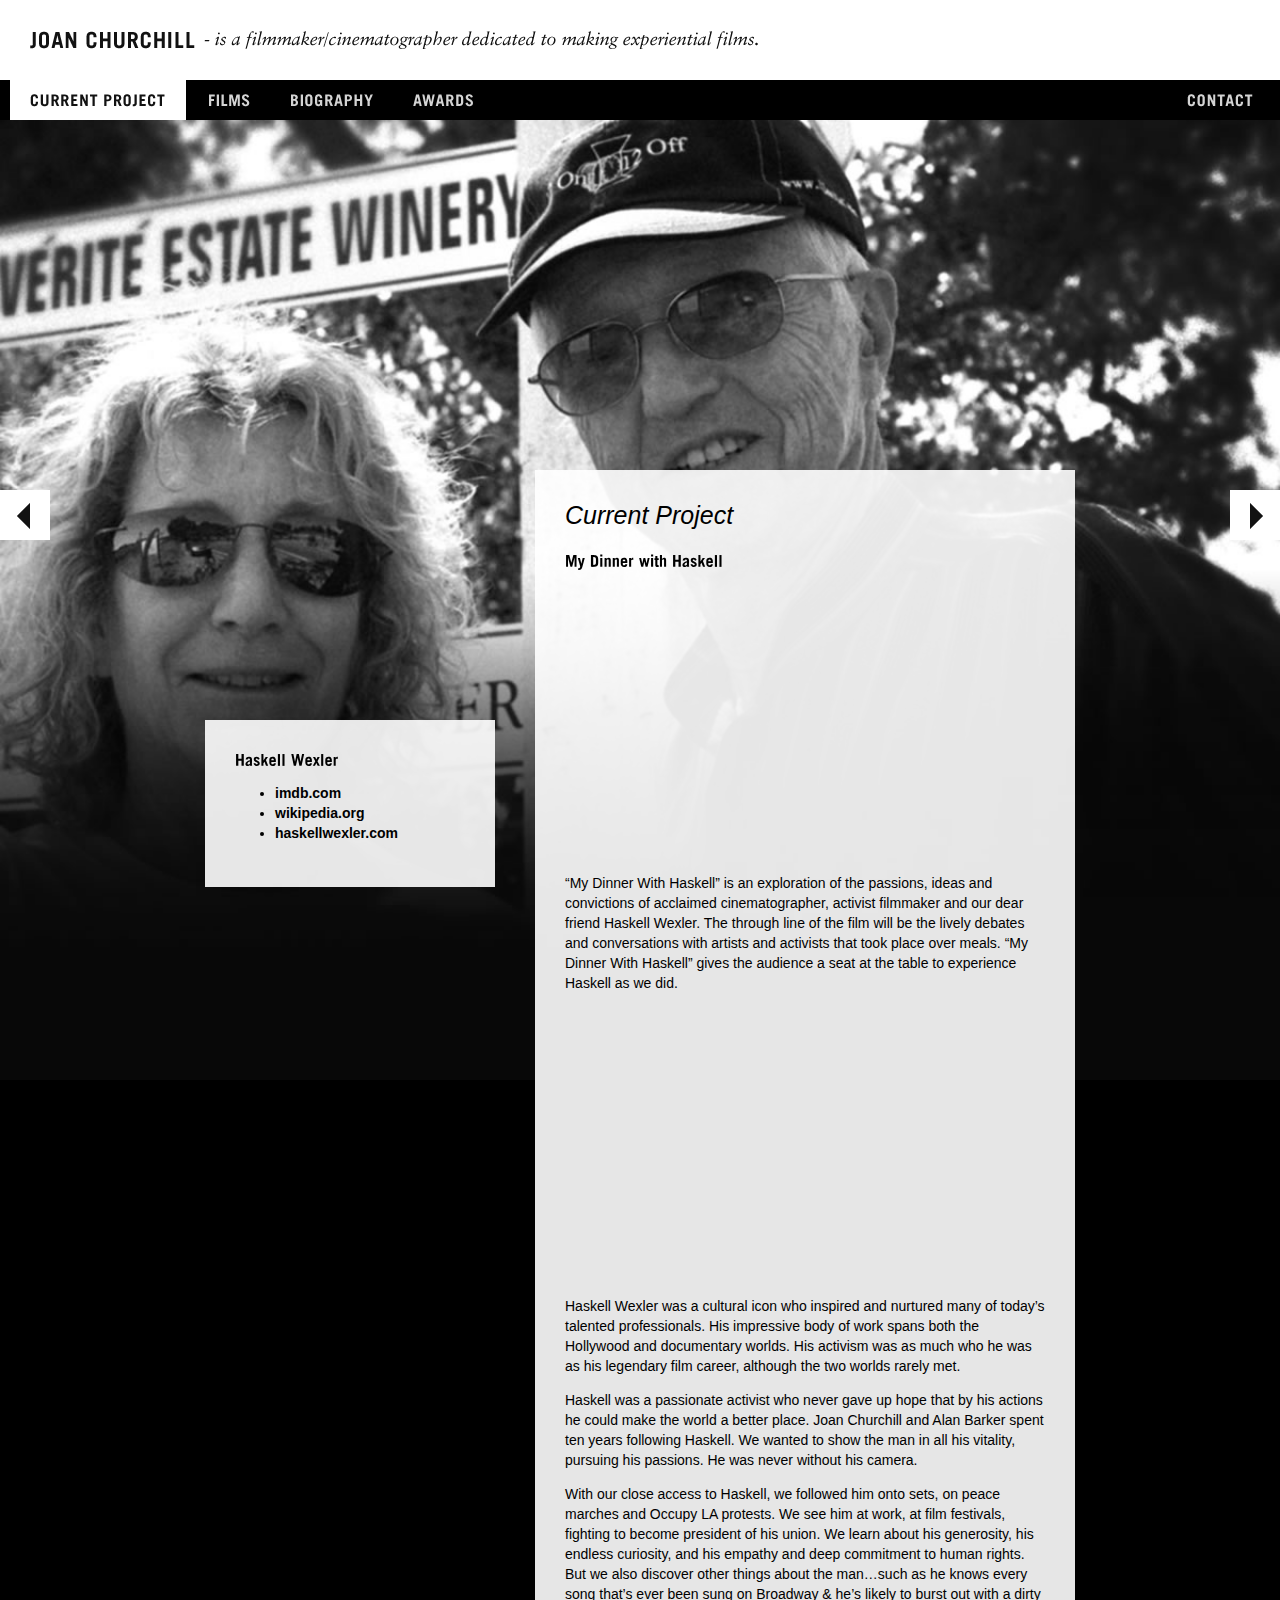
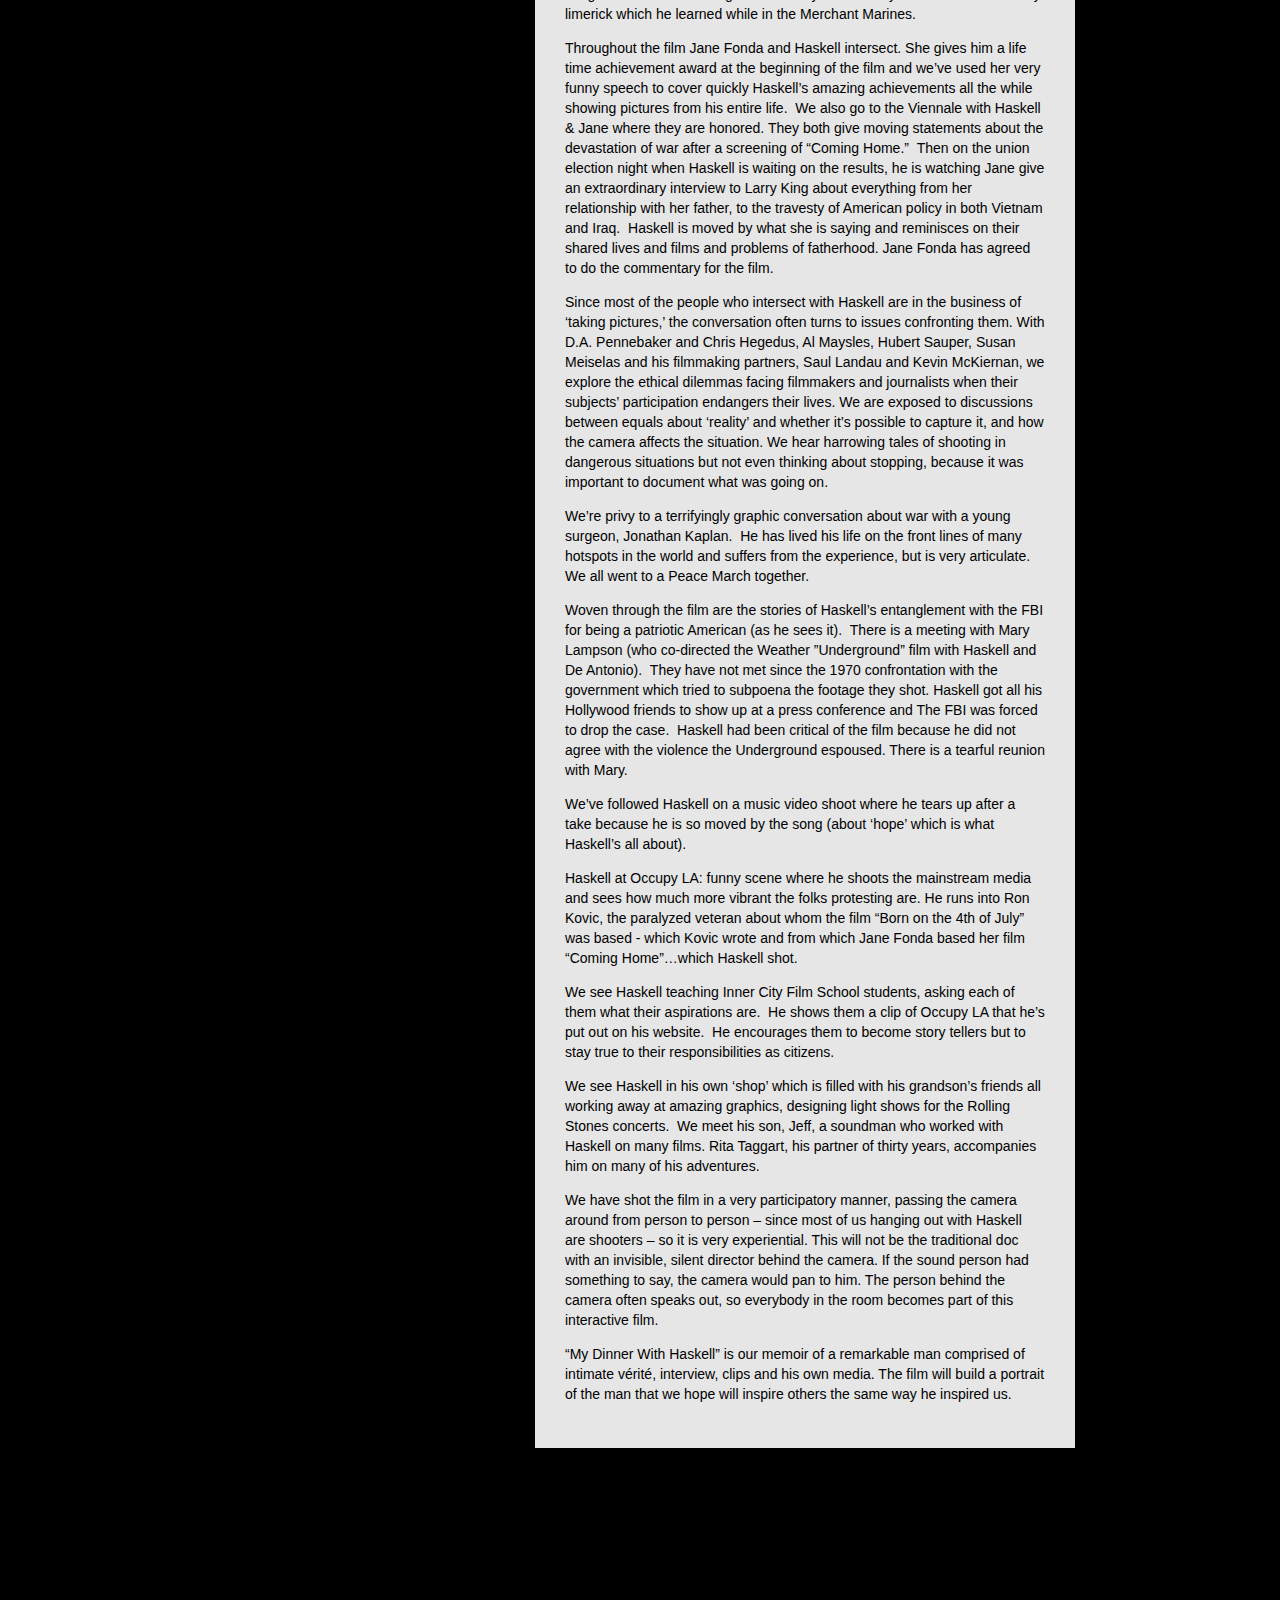
<file: index.html>
<!DOCTYPE html PUBLIC "-//W3C//DTD XHTML 1.0 Strict//EN"
	"http://www.w3.org/TR/xhtml1/DTD/xhtml1-strict.dtd">

<html xmlns="http://www.w3.org/1999/xhtml" xml:lang="en" lang="en">
<head>
    <meta http-equiv="Content-Type" content="text/html; charset=utf-8"/>
    <meta name="MSSmartTagsPreventParsing" content="true" />
    <title>Joan Churchill</title>
    <link rel="stylesheet" href="./assets/styles/joanchurchill.css" media="screen" />
    <link rel="icon" type="image/png" href="./assets/images/favicon.png" />
</head>
<body class="current">
    <div class="canvas">
        <div id="header"><a href="/"><span>JOAN CHURCHILL - is a filmmaker/cinematographer dedicated to making experiential films.</span></a></div>
        <div id="menu">
            <a href="./index.html" id="current"><span>Current Project</span></a>
            <a href="./films.html" id="films"><span>Films</span></a>
            <a href="./biography.html" id="biography"><span>Biography</span></a>
            <a href="./awards.html" id="awards"><span>Awards</span></a>
            <a href="./contact.html" id="contact"><span>Contact</span></a>
            <div class="clear"></div>
        </div>
        <div id="content-canvas">
            <img id="background" src="./assets/images/backgrounds/haskell-bg.jpg" alt="background" width="100%" />
            <div id="content">
                <div class="pane sml">
                    <div class="contents">
                        <h3>Haskell Wexler</h3>
                        <ul>
                            <li><a href="http://www.imdb.com/name/nm0005549/">imdb.com</a></li>
                            <li><a href="http://en.wikipedia.org/wiki/Haskell_Wexler">wikipedia.org</a></li>
                            <li><a href="http://www.haskellwexler.com/">haskellwexler.com</a></li>
                        </ul>
                    </div>
                </div>
                <div class="pane lrg">
                    <div class="contents">
                        <h2>Current Project</h2>
                        <h3>My Dinner with Haskell</h3>

												<p><iframe src="https://player.vimeo.com/video/218495689" width="480" height="270" frameborder="0" webkitallowfullscreen mozallowfullscreen allowfullscreen></iframe></p>

												<p>“My Dinner With Haskell” is an exploration of the passions, ideas and convictions of acclaimed cinematographer, activist filmmaker and our dear friend Haskell Wexler.  The through line of the film will be the lively debates and conversations with artists and activists that took place over meals.  “My Dinner With Haskell” gives the audience a seat at the table to experience Haskell as we did.</p>

												<p><iframe src="https://player.vimeo.com/video/7173127" width="480" height="270" frameborder="0" webkitallowfullscreen mozallowfullscreen allowfullscreen></iframe></p>

												<!--
                        <p><object width="480" height="270"><param name="allowfullscreen" value="true" /><param name="allowscriptaccess" value="always" /><param name="movie" value="http://vimeo.com/moogaloop.swf?clip_id=7173127&amp;server=vimeo.com&amp;show_title=0&amp;show_byline=0&amp;show_portrait=0&amp;color=00ADEF&amp;fullscreen=1" /><embed src="http://vimeo.com/moogaloop.swf?clip_id=7173127&amp;server=vimeo.com&amp;show_title=0&amp;show_byline=0&amp;show_portrait=0&amp;color=00ADEF&amp;fullscreen=1" type="application/x-shockwave-flash" allowfullscreen="true" allowscriptaccess="always" width="480" height="270"></embed></object></p>
                        <p><em>“My Dinner with Haskell” is a feature length  documentary about the legendary cinematographer and inspirational activist filmmaker, Haskell Wexler,  who we follow  over a 2 year period  as he interacts with the people  & events  in his life, using his influence to promote his message of social justice and hope,  both within & outside of  the Hollywood system.</em></p>

                        <p><object width="480" height="270"><param name="allowfullscreen" value="true" /><param name="allowscriptaccess" value="always" /><param name="movie" value="http://vimeo.com/moogaloop.swf?clip_id=7193991&amp;server=vimeo.com&amp;show_title=0&amp;show_byline=0&amp;show_portrait=0&amp;color=00ADEF&amp;fullscreen=1" /><embed src="http://vimeo.com/moogaloop.swf?clip_id=7193991&amp;server=vimeo.com&amp;show_title=0&amp;show_byline=0&amp;show_portrait=0&amp;color=00ADEF&amp;fullscreen=1" type="application/x-shockwave-flash" allowfullscreen="true" allowscriptaccess="always" width="480" height="270"></embed></object></p>
												-->

												<p>Haskell Wexler was a cultural icon who inspired and nurtured many of today’s talented professionals.  His impressive body of work spans both the Hollywood and documentary worlds.  His activism was as much who he was as his legendary film career, although the two worlds rarely met.</p>
												<p>Haskell was a passionate activist who never gave up hope that by his actions he could make the world a better place.  Joan Churchill and Alan Barker spent ten years following Haskell.  We wanted to show the man in all his vitality, pursuing his passions.  He was never without his camera.</p>
												<p>With our close access to Haskell, we followed him onto sets, on peace marches and Occupy LA protests.  We see him at work, at film festivals, fighting to become president of his union.  We learn about his generosity, his endless curiosity, and his empathy and deep commitment to human rights.  But we also discover other things about the man…such as he knows every song that’s ever been sung on Broadway & he’s likely to burst out with a dirty limerick which he learned while in the Merchant Marines.</p>
												<p>Throughout the film Jane Fonda and Haskell intersect.  She gives him a life time achievement award at the beginning of the film and we’ve used her very funny speech to cover quickly Haskell’s amazing achievements all the while showing pictures from his entire life.  We also go to the Viennale with Haskell & Jane where they are honored.  They both give moving statements about the devastation of war after a screening of “Coming Home.”   Then on the union election night when Haskell is waiting on the results, he is watching Jane give an extraordinary interview to Larry King about everything from her relationship with her father, to the travesty of American policy in both Vietnam and Iraq.  Haskell is moved by what she is saying and reminisces on their shared lives and films and problems of fatherhood.  Jane Fonda has agreed to do the commentary for the film.</p>
												<p>Since most of the people who intersect with Haskell are in the business of ‘taking pictures,’ the conversation often turns to issues confronting them. With D.A. Pennebaker and Chris Hegedus, Al Maysles, Hubert Sauper, Susan Meiselas and his filmmaking partners, Saul Landau and Kevin McKiernan, we explore the ethical dilemmas facing filmmakers and journalists when their subjects’ participation endangers their lives.  We are exposed to discussions between equals about ‘reality’ and whether it’s possible to capture it, and how the camera affects the situation. We hear harrowing tales of shooting in dangerous situations but not even thinking about stopping, because it was important to document what was going on.</p>
												<p>We’re privy to a terrifyingly graphic conversation about war with a young surgeon, Jonathan Kaplan.  He has lived his life on the front lines of many hotspots in the world and suffers from the experience, but is very articulate. We all went to a Peace March together.</p>
												<p>Woven through the film are the stories of Haskell’s entanglement with the FBI for being a patriotic American (as he sees it).  There is a meeting with Mary Lampson (who co-directed the Weather ”Underground” film with Haskell and De Antonio).  They have not met since the 1970 confrontation with the government which tried to subpoena the footage they shot.  Haskell got all his Hollywood friends to show up at a press conference and The FBI was forced to drop the case.  Haskell had been critical of the film because he did not agree with the violence the Underground espoused. There is a tearful reunion with Mary.</p>
												<p>We’ve followed Haskell on a music video shoot where he tears up after a take because he is so moved by the song (about ‘hope’ which is what Haskell’s all about).</p>
												<p>Haskell at Occupy LA:  funny scene where he shoots the mainstream media and sees how much more vibrant the folks protesting are.   He runs into Ron Kovic, the paralyzed veteran about whom the film “Born on the 4th of July”  was based - which Kovic wrote and from which Jane Fonda based her film “Coming Home”…which Haskell shot.</p>
												<p>We see Haskell teaching Inner City Film School students, asking each of them what their aspirations are.  He shows them a clip of Occupy LA that he’s put out on his website.  He encourages them to become story tellers but to stay true to their responsibilities as citizens.</p>
												<p>We see Haskell in his own ‘shop’ which is filled with his grandson’s friends all working away at amazing graphics, designing light shows for the Rolling Stones concerts.  We meet his son, Jeff, a soundman who worked with Haskell on many films.  Rita Taggart, his partner of thirty years, accompanies him on many of his adventures.</p>
												<p>We have shot the film in a very participatory manner, passing the camera around from person to person – since most of us hanging out with Haskell are shooters – so it is very experiential. This will not be the traditional doc with an invisible, silent director behind the camera.  If the sound person had something to say, the camera would pan to him. The person behind the camera often speaks out, so everybody in the room becomes part of this interactive film.</p>
												<p>“My Dinner With Haskell” is our memoir of a remarkable man comprised of intimate vérité, interview, clips and his own media.  The film will build a portrait of the man that we hope will inspire others the same way he inspired us.</p>

                    </div>
                </div>
                <div class="clear"></div>
            </div>
        </div>
        <div id="footer">
            Joan Churchill is an independent film-maker and camera woman. She lives and works in Los Angeles California. She is <br />
            currently seeking funding for a documentary on her long-time compatriot and award winning documentarian Haskell Wexler.<br />
            She is also available for speaking engagements. <a href="/contact">Get in touch</a>.
        </div>
    </div>

    <a class="pgarrow previous" href="./contact.html"><div class="arrow"></div><div class="hint">Contact</div></a>
    <a class="pgarrow next" href="./films.html"><div class="arrow"></div><div class="hint">Films</div></a>

    <!-- Javascript -->
    <script language="JavaScript" src="./assets/scripts/jquery-1.3.2.min.js" type="text/javascript"></script>
    <script language="JavaScript" src="./assets/scripts/cufon-yui.js" type="text/javascript"></script>
    <script language="JavaScript" src="./assets/scripts/Trade_Gothic.font.js" type="text/javascript"></script>
    <script>
        Cufon.set('fontFamily','Trade Gothic');
        Cufon.replace('h3');
        $(function(){ $('a').focus(function(){ this.blur(); }); });
    </script>
</body>
</html>
</file>
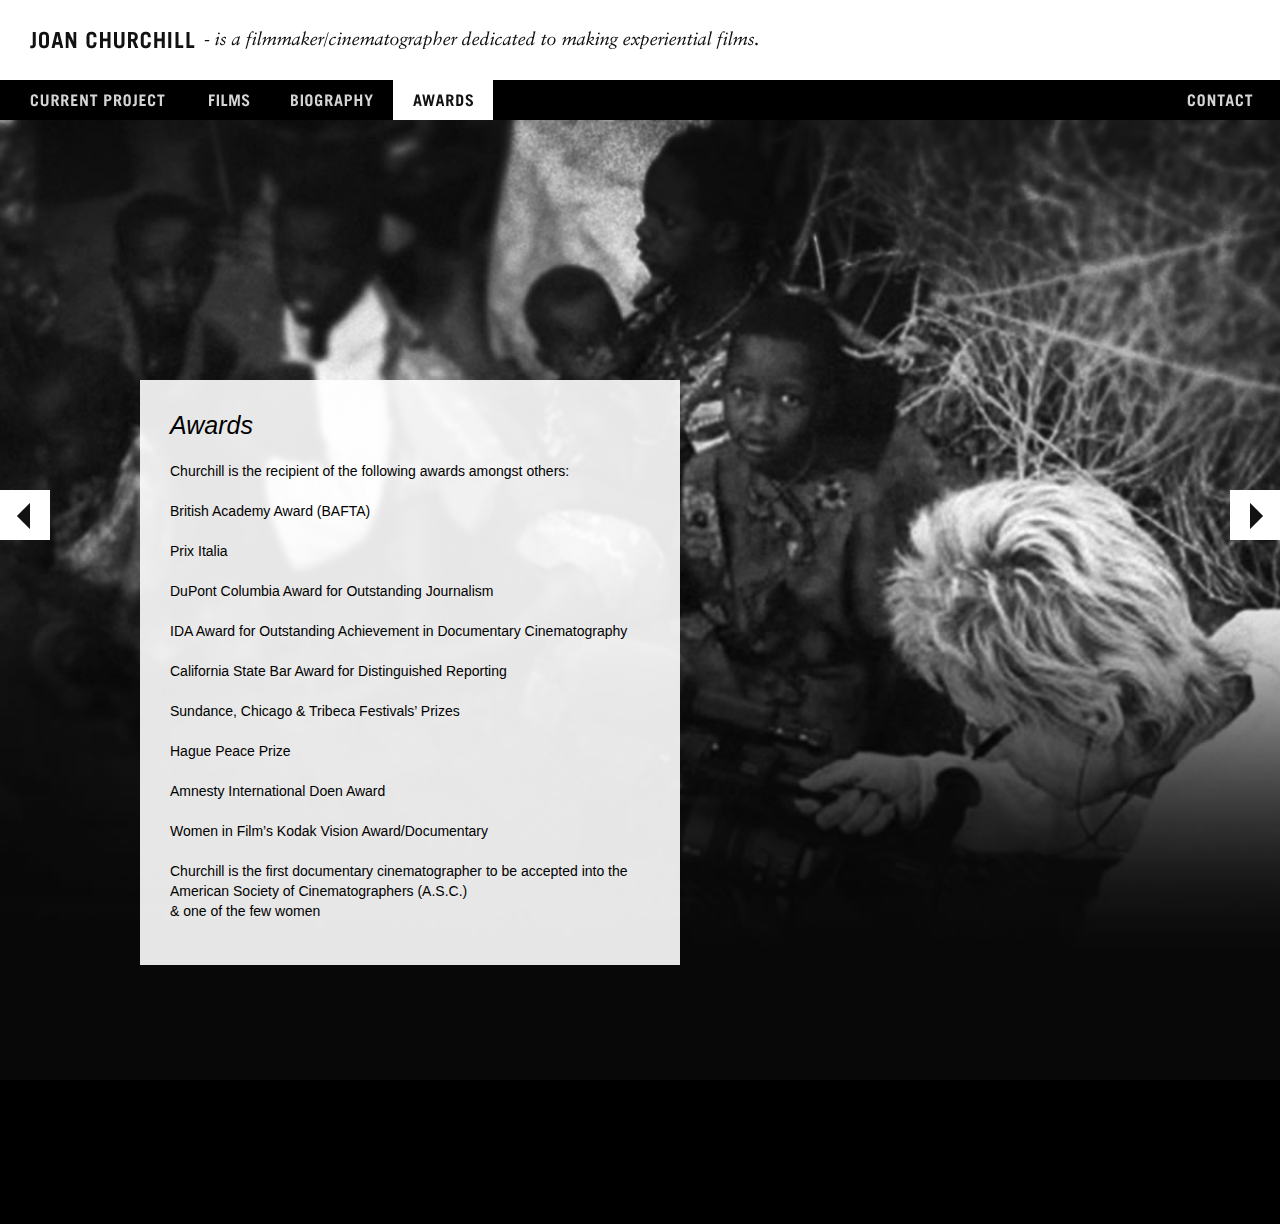
<file: awards.html>
<!DOCTYPE html PUBLIC "-//W3C//DTD XHTML 1.0 Strict//EN"
	"http://www.w3.org/TR/xhtml1/DTD/xhtml1-strict.dtd">

<html xmlns="http://www.w3.org/1999/xhtml" xml:lang="en" lang="en">
<head>
    <meta http-equiv="Content-Type" content="text/html; charset=utf-8"/>
    <meta name="MSSmartTagsPreventParsing" content="true" />
    <title>Joan Churchill</title>
    <link rel="stylesheet" href="./assets/styles/joanchurchill.css" media="screen" />
    <link rel="icon" type="image/png" href="./assets/images/favicon.png" />
</head>
<body class="awards">
    <div class="canvas">
        <div id="header"><a href="/"><span>JOAN CHURCHILL - is a filmmaker/cinematographer dedicated to making experiential films.</span></a></div>
        <div id="menu">
            <a href="./index.html" id="current"><span>Current Project</span></a>
            <a href="./films.html" id="films"><span>Films</span></a>
            <a href="./biography.html" id="biography"><span>Biography</span></a>
            <a href="./awards.html" id="awards"><span>Awards</span></a>
            <a href="./contact.html" id="contact"><span>Contact</span></a>
            <div class="clear"></div>
        </div>
        <div id="content-canvas">
            <img id="background" src="./assets/images/backgrounds/village-bg.jpg" alt="background" width="100%" />
            <div id="content">
                <div class="pane lrg">
                    <div class="contents">
                        <h2>Awards</h2>
                        <p>
                            Churchill is the recipient of the following awards amongst others:<br />
                            <br />
                            British Academy Award (BAFTA)<br />
                            <br />
                            Prix Italia<br />
                            <br />
                            DuPont Columbia Award for Outstanding Journalism<br />
                            <br />
                            IDA Award for Outstanding Achievement in Documentary Cinematography<br />
                            <br />
                            California State Bar Award for Distinguished Reporting<br />
                            <br />
                            Sundance, Chicago & Tribeca Festivals’ Prizes<br />
                            <br />
                            Hague Peace Prize<br />
                            <br />
                            Amnesty International Doen Award<br />
                            <br />
                            Women in Film’s Kodak Vision Award/Documentary<br />
                            <br />
                            Churchill is the first documentary cinematographer to be accepted into the American Society of Cinematographers (A.S.C.)<br />
                            & one of the few women
                        </p>
                    </div>
                </div>
                <div class="clear"></div>
            </div>
        </div>
        <div id="footer">
            Joan Churchill is an independent film-maker and camera woman. She lives and works in Los Angeles California. She is <br />
            currently seeking funding for a documentary on her long-time compatriot and award winning documentarian Haskell Wexler.<br />
            She is also available for speaking engagements. <a href="/contact">Get in touch</a>.
        </div>
    </div>
    
    <a class="pgarrow previous" href="./biography.html"><div class="arrow"></div><div class="hint">Biography</div></a>
    <a class="pgarrow next" href="./contact.html"><div class="arrow"></div><div class="hint">Contact</div></a>
    
    <!-- Javascript -->
    <script language="JavaScript" src="./assets/scripts/jquery-1.3.2.min.js" type="text/javascript"></script>
    <script language="JavaScript" src="./assets/scripts/cufon-yui.js" type="text/javascript"></script>
    <script language="JavaScript" src="./assets/scripts/Trade_Gothic.font.js" type="text/javascript"></script>
    <script>
        Cufon.set('fontFamily','Trade Gothic');
        Cufon.replace('h3');
        $(function(){ $('a').focus(function(){ this.blur(); }); });
    </script>
</body>
</html>
</file>
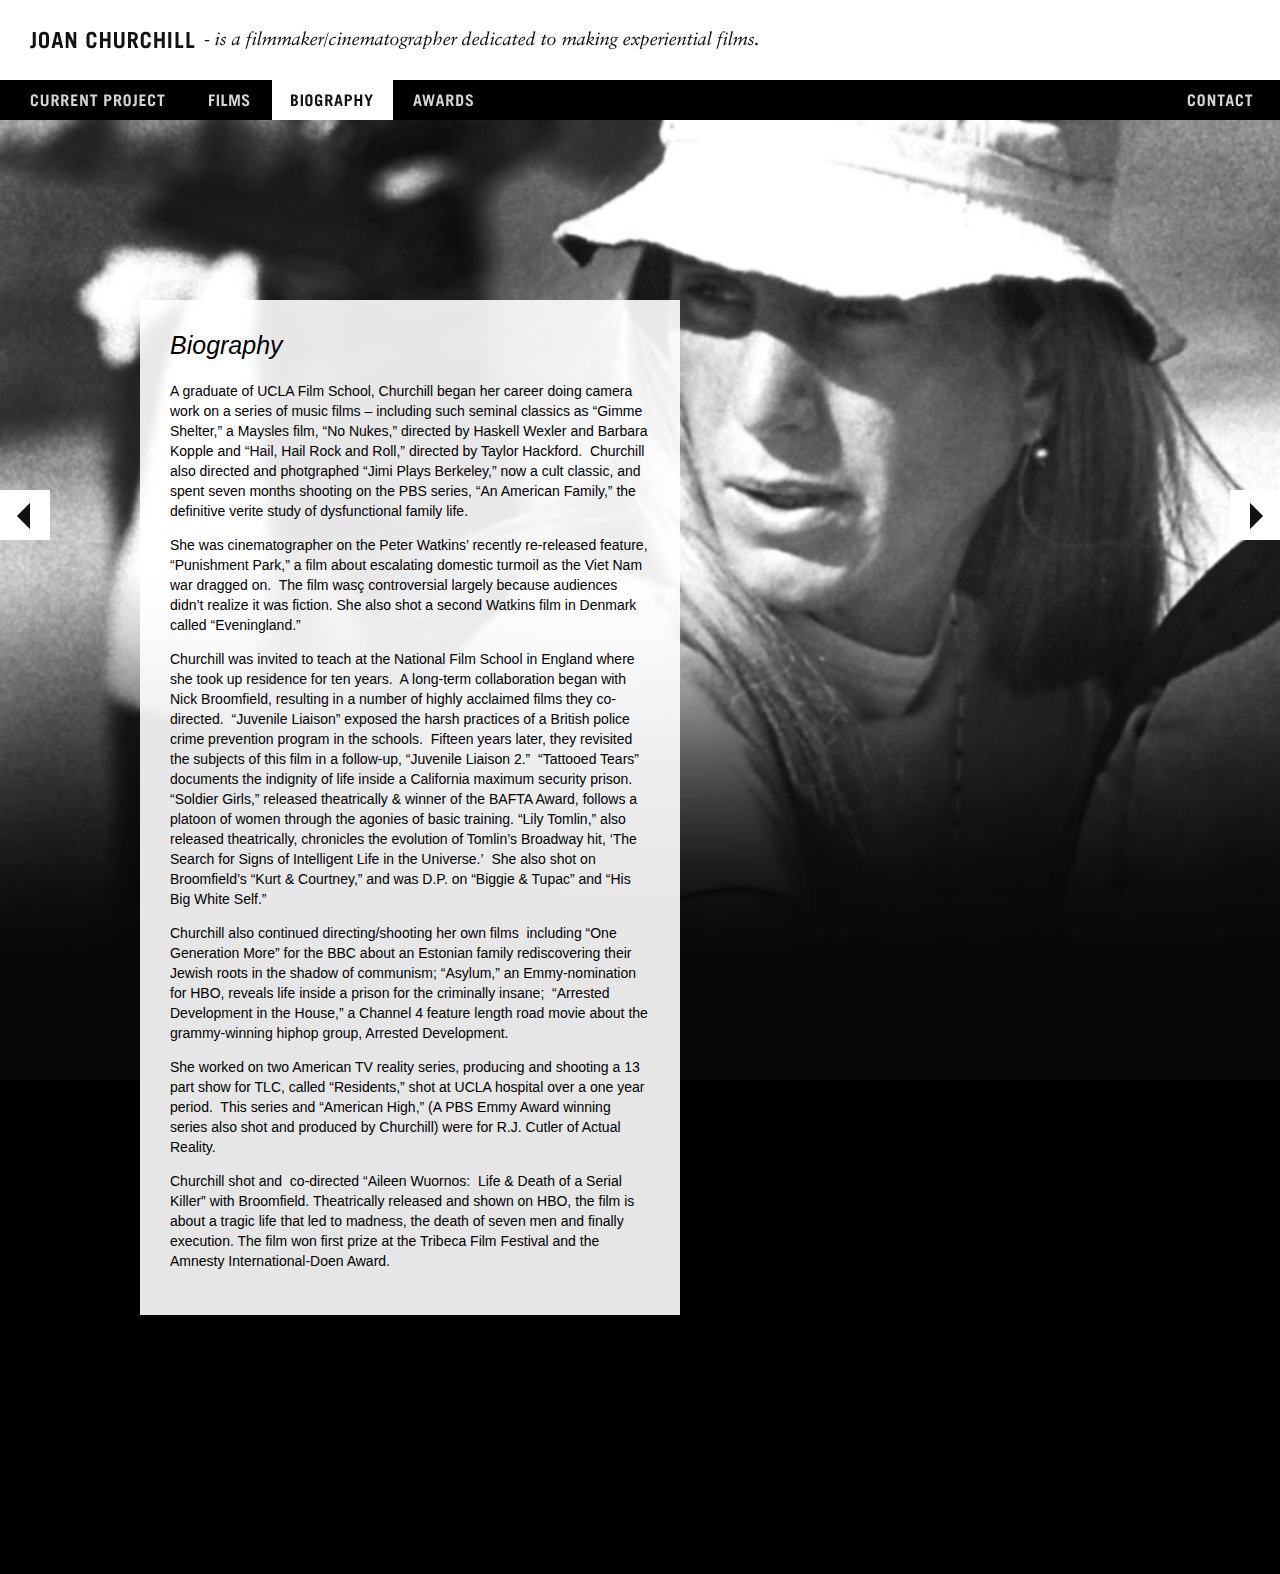
<file: biography.html>
<!DOCTYPE html PUBLIC "-//W3C//DTD XHTML 1.0 Strict//EN"
	"http://www.w3.org/TR/xhtml1/DTD/xhtml1-strict.dtd">

<html xmlns="http://www.w3.org/1999/xhtml" xml:lang="en" lang="en">
<head>
    <meta http-equiv="Content-Type" content="text/html; charset=utf-8"/>
    <meta name="MSSmartTagsPreventParsing" content="true" />
    <title>Joan Churchill</title>
    <link rel="stylesheet" href="./assets/styles/joanchurchill.css" media="screen" />
    <link rel="icon" type="image/png" href="./assets/images/favicon.png" />
</head>
<body class="biography">
    <div class="canvas">
        <div id="header"><a href="/"><span>JOAN CHURCHILL - is a filmmaker/cinematographer dedicated to making experiential films.</span></a></div>
        <div id="menu">
            <a href="./index.html" id="current"><span>Current Project</span></a>
            <a href="./films.html" id="films"><span>Films</span></a>
            <a href="./biography.html" id="biography"><span>Biography</span></a>
            <a href="./awards.html" id="awards"><span>Awards</span></a>
            <a href="./contact.html" id="contact"><span>Contact</span></a>
            <div class="clear"></div>
        </div>
        <div id="content-canvas">
            <img id="background" src="./assets/images/backgrounds/young-face-bg.jpg" alt="background" width="100%" />
            <div id="content">
                <div class="pane lrg">
                    <div class="contents">
                        <h2>Biography</h2>

                        <p>A graduate of UCLA Film School, Churchill began her career doing camera work on a series of music films – including such seminal
                        classics as “Gimme Shelter,” a Maysles film, “No Nukes,” directed by Haskell Wexler and Barbara Kopple and “Hail, Hail Rock and Roll,”
                        directed by Taylor Hackford.  Churchill also directed and photgraphed “Jimi Plays Berkeley,” now a cult classic, and spent seven months
                        shooting on the PBS series, “An American Family,” the definitive verite study of dysfunctional family life.</p>

                        <p>She was cinematographer on the Peter Watkins’ recently re-released feature, “Punishment Park,” a film about escalating domestic
                        turmoil as the Viet Nam war dragged on.  The film wasç controversial largely because audiences didn’t realize it was fiction. She also
                        shot a second Watkins film in Denmark called “Eveningland.”</p>

                        <p>Churchill was invited to teach at the National Film School in England where she took up residence for ten years.  A long-term
                        collaboration began with Nick Broomfield, resulting in a number of highly acclaimed films they co-directed.  “Juvenile Liaison” exposed
                        the harsh practices of a British police crime prevention program in the schools.  Fifteen years later, they revisited the subjects of this
                        film in a follow-up, “Juvenile Liaison 2.”  “Tattooed Tears” documents the indignity of life inside a California maximum security prison.
                        “Soldier Girls,” released theatrically & winner of the BAFTA Award, follows a platoon of women through the agonies of basic training.
                        “Lily Tomlin,” also released theatrically, chronicles the evolution of Tomlin’s Broadway hit, ‘The Search for Signs of Intelligent Life in
                        the Universe.’  She also shot on Broomfield’s “Kurt & Courtney,” and was D.P. on “Biggie & Tupac” and “His Big White Self.”</p>

                        <p>Churchill also continued directing/shooting her own films  including “One Generation More” for the BBC about an Estonian family
                        rediscovering their Jewish roots in the shadow of communism; “Asylum,” an Emmy-nomination for HBO, reveals life inside a prison for the
                        criminally insane;  “Arrested Development in the House,” a Channel 4 feature length road movie about the grammy-winning hiphop group,
                        Arrested Development.</p>

                        <p>She worked on two American TV reality series, producing and shooting a 13 part show for TLC, called “Residents,” shot at UCLA hospital
                        over a one year period.  This series and “American High,” (A PBS Emmy Award winning series also shot and produced by Churchill) were for
                        R.J. Cutler of Actual Reality.</p>

                        <p>Churchill shot and  co-directed “Aileen Wuornos:  Life & Death of a Serial Killer” with Broomfield. Theatrically released and shown on
                        HBO, the film is about a tragic life that led to madness, the death of seven men and finally execution. The film won first prize at the
                        Tribeca Film Festival and the Amnesty International-Doen Award.</p>
												
                    </div>
                </div>
                <div class="pane sml">
                </div>
                <div class="clear"></div>
            </div>
        </div>
        <div id="footer">
            Joan Churchill is an independent film-maker and camera woman. She lives and works in Los Angeles California. She is <br />
            currently seeking funding for a documentary on her long-time compatriot and award winning documentarian Haskell Wexler.<br />
            She is also available for speaking engagements. <a href="/contact">Get in touch</a>.
        </div>
    </div>

    <a class="pgarrow previous" href="./films.html"><div class="arrow"></div><div class="hint">Films</div></a>
    <a class="pgarrow next" href="./awards.html"><div class="arrow"></div><div class="hint">Awards</div></a>

    <!-- Javascript -->
    <script language="JavaScript" src="./assets/scripts/jquery-1.3.2.min.js" type="text/javascript"></script>
    <script language="JavaScript" src="./assets/scripts/cufon-yui.js" type="text/javascript"></script>
    <script language="JavaScript" src="./assets/scripts/Trade_Gothic.font.js" type="text/javascript"></script>
    <script>
        Cufon.set('fontFamily','Trade Gothic');
        Cufon.replace('h3');
        $(function(){ $('a').focus(function(){ this.blur(); }); });
    </script>
</body>
</html>
</file>
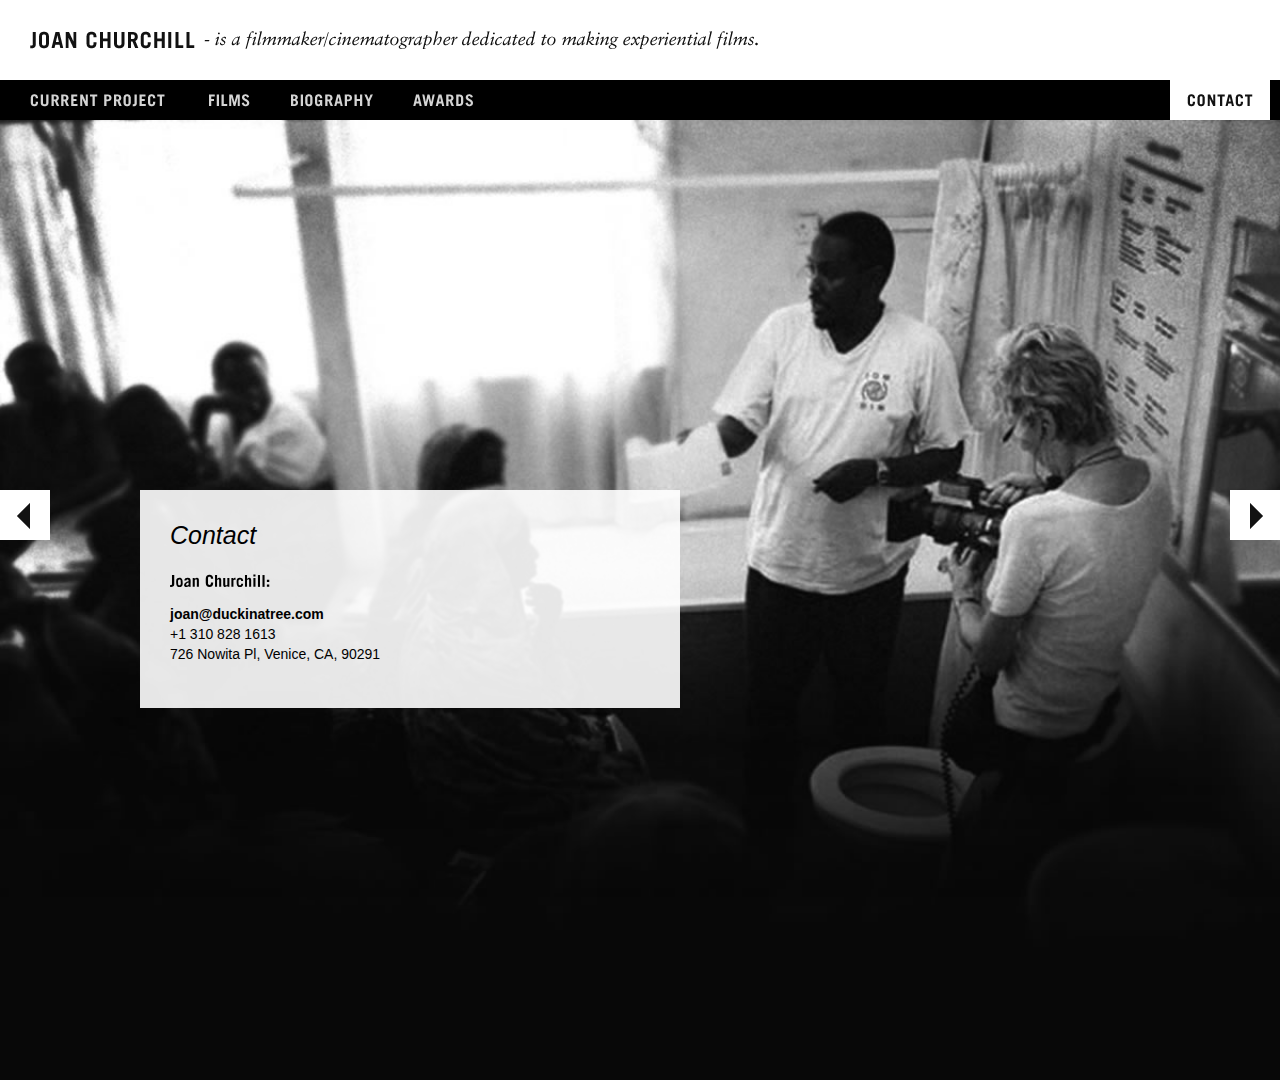
<file: contact.html>
<!DOCTYPE html PUBLIC "-//W3C//DTD XHTML 1.0 Strict//EN"
	"http://www.w3.org/TR/xhtml1/DTD/xhtml1-strict.dtd">

<html xmlns="http://www.w3.org/1999/xhtml" xml:lang="en" lang="en">
<head>
    <meta http-equiv="Content-Type" content="text/html; charset=utf-8"/>
    <meta name="MSSmartTagsPreventParsing" content="true" />
    <title>Joan Churchill</title>
    <link rel="stylesheet" href="./assets/styles/joanchurchill.css" media="screen" />
    <link rel="icon" type="image/png" href="./assets/images/favicon.png" />
</head>
<body class="contact">
    <div class="canvas">
        <div id="header"><a href="/"><span>JOAN CHURCHILL - is a filmmaker/cinematographer dedicated to making experiential films.</span></a></div>
        <div id="menu">
            <a href="./index.html" id="current"><span>Current Project</span></a>
            <a href="./films.html" id="films"><span>Films</span></a>
            <a href="./biography.html" id="biography"><span>Biography</span></a>
            <a href="./awards.html" id="awards"><span>Awards</span></a>
            <a href="./contact.html" id="contact"><span>Contact</span></a>
            <div class="clear"></div>
        </div>
        <div id="content-canvas">
            <img id="background" src="./assets/images/backgrounds/bathroom-bg.jpg" alt="background" width="100%" />
            <div id="content">
                <div class="pane lrg">
                    <div class="contents">
                        <h2>Contact</h2>
                        <h3>Joan Churchill:</h3>
                        <p>
                            <a href="mailto:joan@duckinatree.com">joan@duckinatree.com</a><br />
                            +1 310 828 1613<br />
                            726 Nowita Pl, Venice, CA, 90291
                        </p>
                    </div>
                </div>
                <div class="clear"></div>
            </div>
        </div>
        <div id="footer">
            Joan Churchill is an independent film-maker and camera woman. She lives and works in Los Angeles California. She is <br />
            currently seeking funding for a documentary on her long-time compatriot and award winning documentarian Haskell Wexler.<br />
            She is also available for speaking engagements. <a href="/contact">Get in touch</a>.
        </div>
    </div>
    
    <a class="pgarrow previous" href="./awards.html"><div class="arrow"></div><div class="hint">Awards</div></a>
    <a class="pgarrow next" href="./index.html"><div class="arrow"></div><div class="hint">Current Project</div></a>
    
    <!-- Javascript -->
    <script language="JavaScript" src="./assets/scripts/jquery-1.3.2.min.js" type="text/javascript"></script>
    <script language="JavaScript" src="./assets/scripts/cufon-yui.js" type="text/javascript"></script>
    <script language="JavaScript" src="./assets/scripts/Trade_Gothic.font.js" type="text/javascript"></script>
    <script>
        Cufon.set('fontFamily','Trade Gothic');
        Cufon.replace('h3');
        $(function(){ $('a').focus(function(){ this.blur(); }); });
    </script>
</body>
</html>
</file>
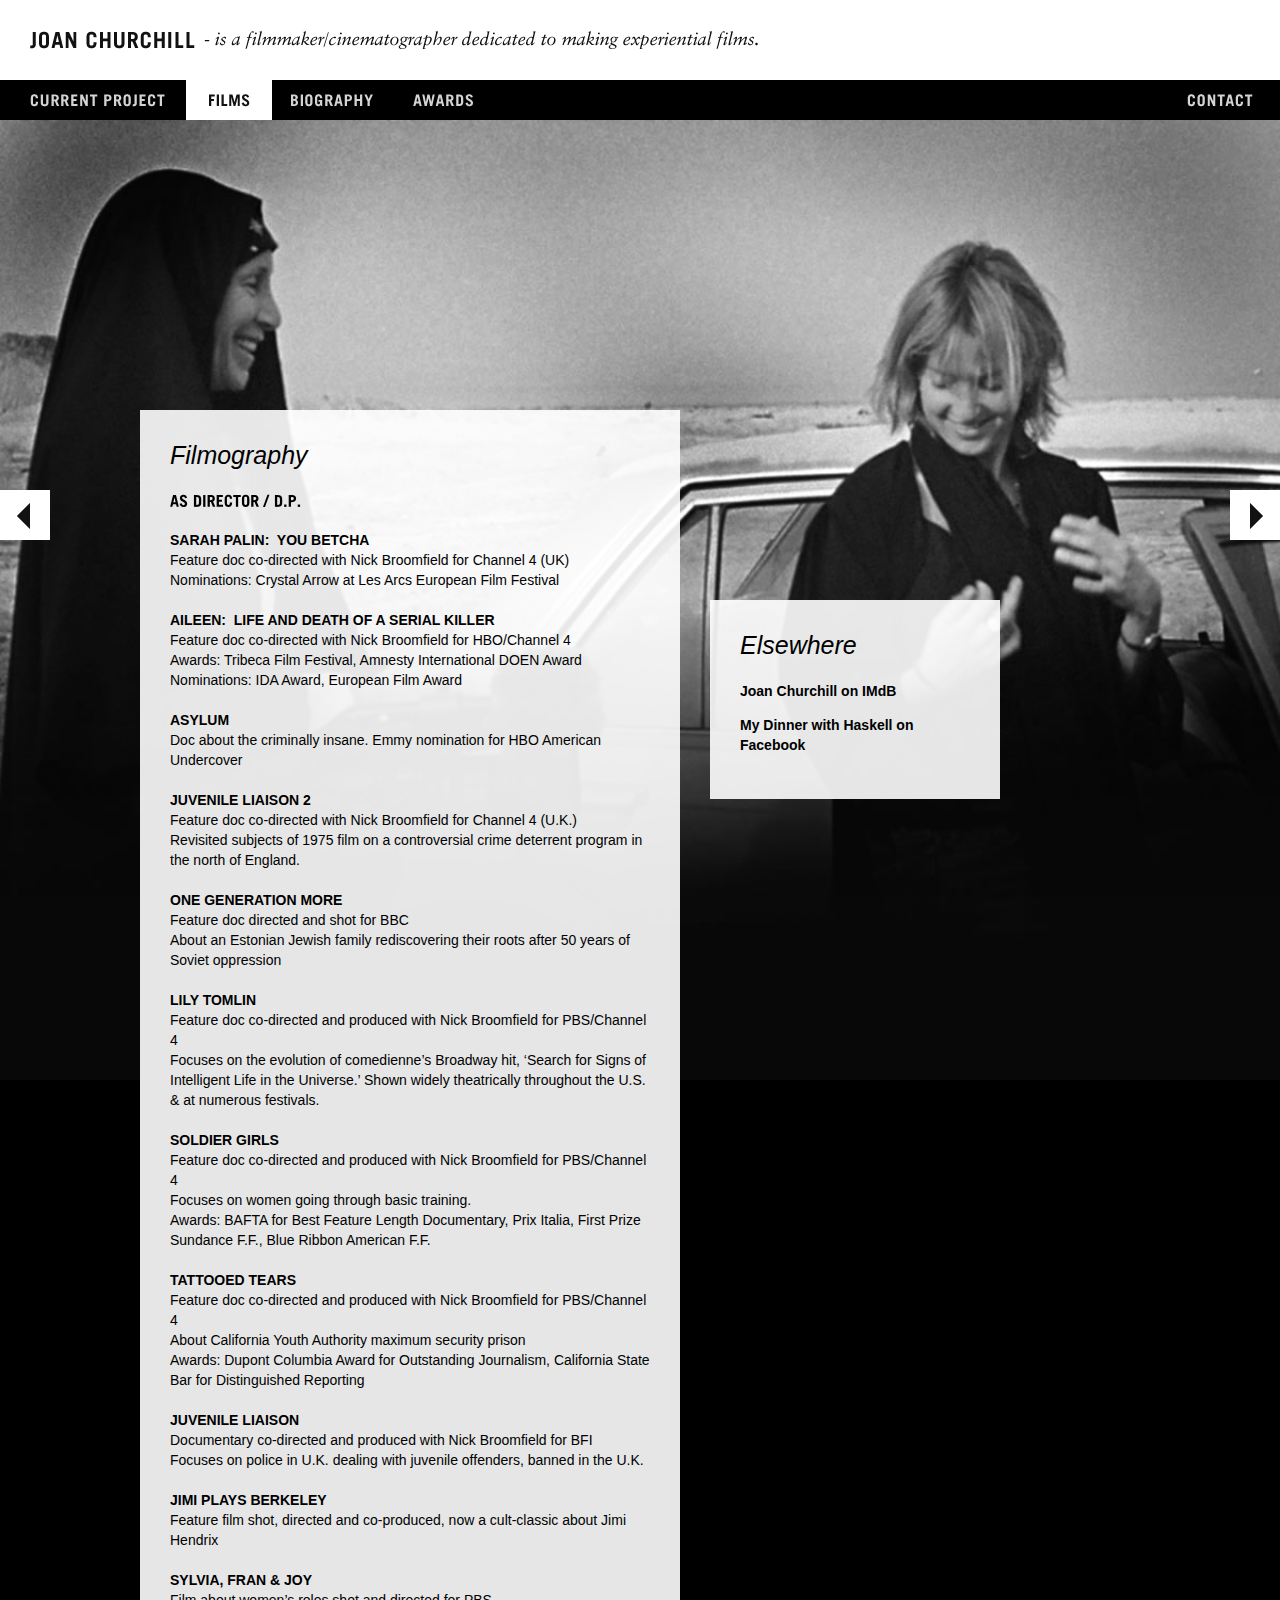
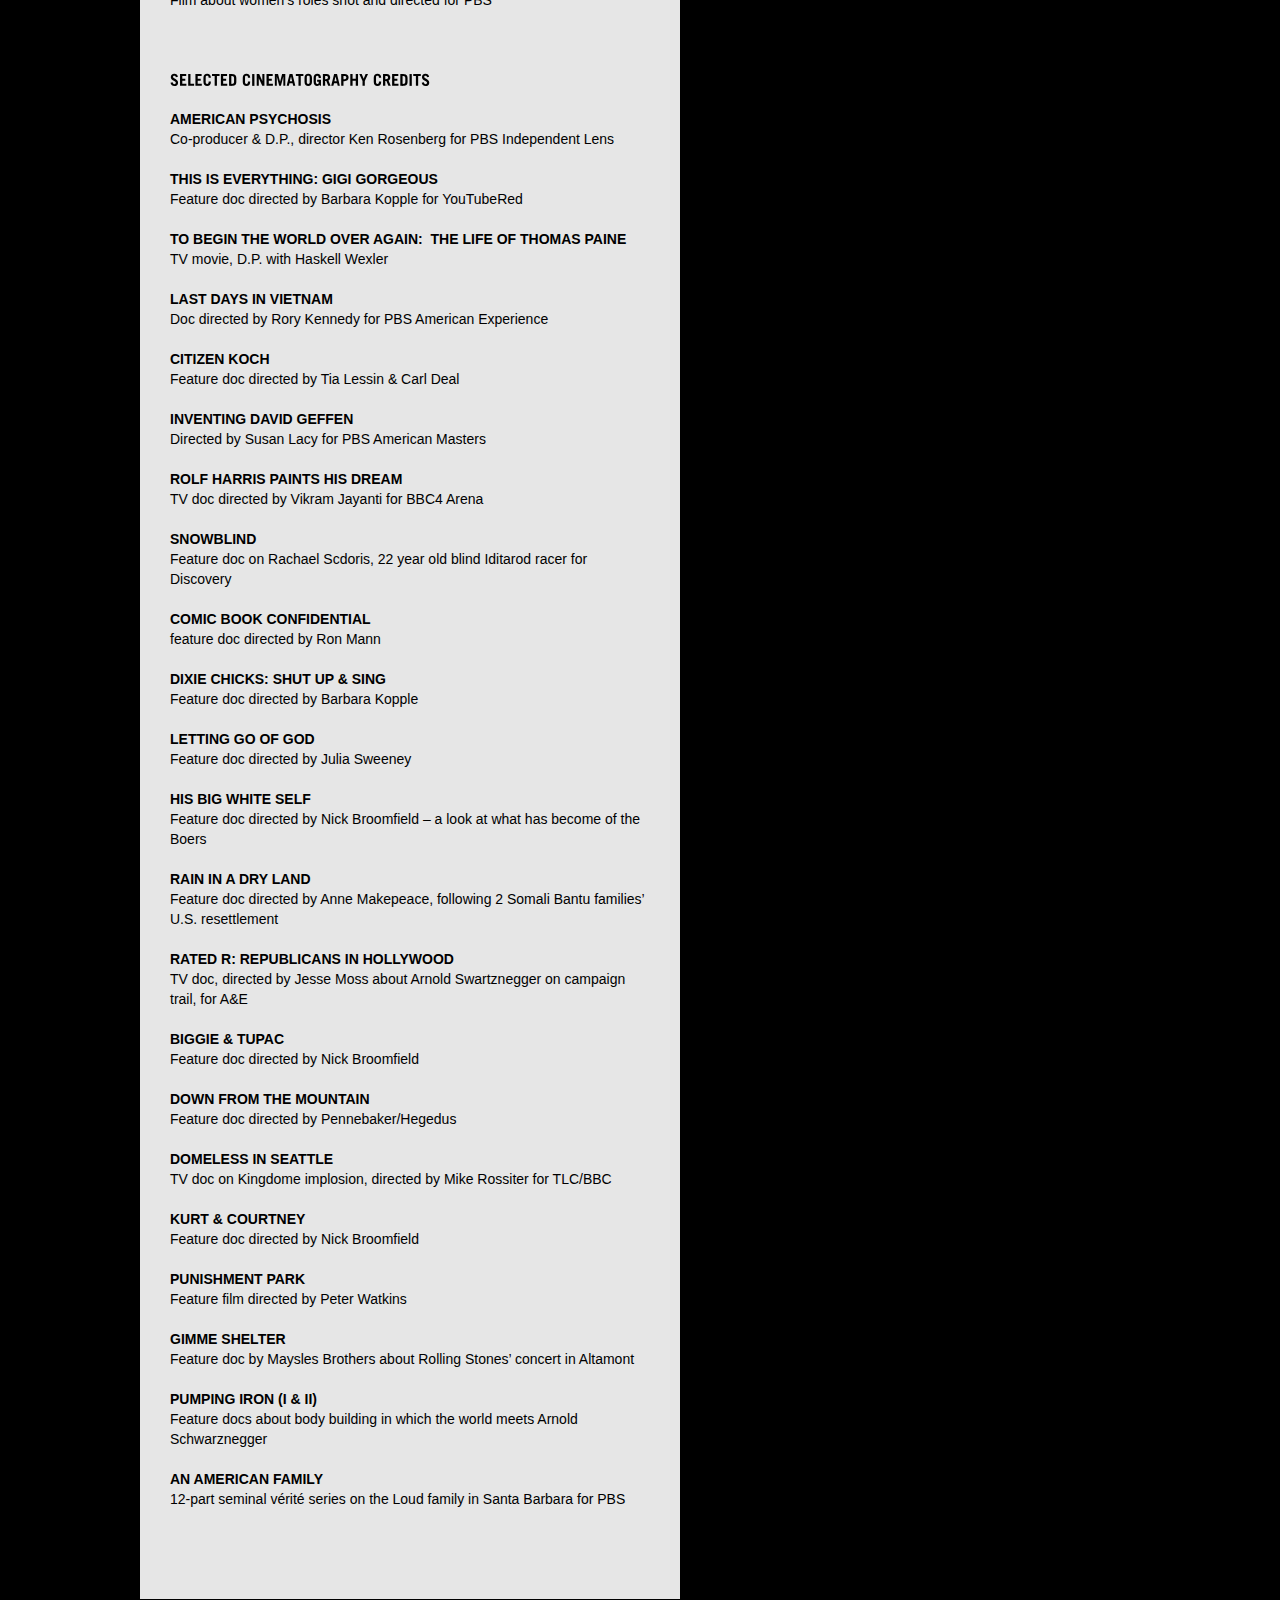
<file: films.html>
<!DOCTYPE html PUBLIC "-//W3C//DTD XHTML 1.0 Strict//EN"
	"http://www.w3.org/TR/xhtml1/DTD/xhtml1-strict.dtd">

<html xmlns="http://www.w3.org/1999/xhtml" xml:lang="en" lang="en">
<head>
    <meta http-equiv="Content-Type" content="text/html; charset=utf-8"/>
    <meta name="MSSmartTagsPreventParsing" content="true" />
    <title>Joan Churchill</title>
    <link rel="stylesheet" href="./assets/styles/joanchurchill.css" media="screen" />
    <link rel="icon" type="image/png" href="./assets/images/favicon.png" />
</head>
<body class="films">
    <div class="canvas">
        <div id="header"><a href="/"><span>JOAN CHURCHILL - is a filmmaker/cinematographer dedicated to making experiential films.</span></a></div>
        <div id="menu">
            <a href="./index.html" id="current"><span>Current Project</span></a>
            <a href="./films.html" id="films"><span>Films</span></a>
            <a href="./biography.html" id="biography"><span>Biography</span></a>
            <a href="./awards.html" id="awards"><span>Awards</span></a>
            <a href="./contact.html" id="contact"><span>Contact</span></a>
            <div class="clear"></div>
        </div>
        <div id="content-canvas">
            <img id="background" src="./assets/images/backgrounds/desert-bg.jpg" alt="background" width="100%" />
            <div id="content">
                <div class="pane lrg">
                    <div class="contents">

												<h2>Filmography</h2>

												<h3>AS DIRECTOR / D.P.</h3>
												<dl>
													<dt>SARAH PALIN:  YOU BETCHA</dt>
													<dd>Feature doc co-directed with Nick Broomfield for Channel 4 (UK)</dd>
													<dd>Nominations: Crystal Arrow at Les Arcs European Film Festival</dd>

													<dt>AILEEN:  LIFE AND DEATH OF A SERIAL KILLER</dt>
													<dd>Feature doc co-directed with Nick Broomfield for HBO/Channel 4</dd>
													<dd>Awards: Tribeca Film Festival, Amnesty International DOEN Award</dd>
													<dd>Nominations:  IDA Award, European Film Award</dd>

													<dt>ASYLUM</dt>
													<dd>Doc about the criminally insane. Emmy nomination for HBO American Undercover</dd>

													<dt>JUVENILE LIAISON 2</dt>
													<dd>Feature doc co-directed with Nick Broomfield for Channel 4 (U.K.)</dd>
													<dd>Revisited subjects of 1975 film on a controversial crime deterrent program in the north of England.</dd>

													<dt>ONE GENERATION MORE</dt>
													<dd>Feature doc directed and shot for BBC</dd>
													<dd>About an Estonian Jewish family rediscovering their roots after 50 years of Soviet oppression</dd>

													<dt>LILY TOMLIN</dt>
													<dd>Feature doc co-directed and produced with Nick Broomfield for PBS/Channel 4</dd>
													<dd>Focuses on the evolution of comedienne’s Broadway hit, ‘Search for Signs of Intelligent Life in the Universe.’ Shown widely theatrically throughout the U.S. & at numerous festivals.</dd>

													<dt>SOLDIER GIRLS</dt>
													<dd>Feature doc co-directed and produced with Nick Broomfield for PBS/Channel 4</dd>
													<dd>Focuses on women going through basic training.</dd>
													<dd>Awards: BAFTA for Best Feature Length Documentary, Prix Italia, First Prize Sundance F.F., Blue Ribbon American F.F.</dd>

													<dt>TATTOOED TEARS</dt>
													<dd>Feature doc co-directed and produced with Nick Broomfield for PBS/Channel 4</dd>
													<dd>About California Youth Authority maximum security prison</dd>
													<dd>Awards: Dupont Columbia Award for Outstanding Journalism, California State Bar for Distinguished Reporting</dd>

													<dt>JUVENILE LIAISON</dt>
													<dd>Documentary co-directed and produced with Nick Broomfield for BFI</dd>
													<dd>Focuses on police in U.K. dealing with juvenile offenders, banned in the U.K.</dd>

													<dt>JIMI PLAYS BERKELEY</dt>
													<dd>Feature film shot, directed and co-produced, now a cult-classic about Jimi Hendrix</dd>

													<dt>SYLVIA, FRAN & JOY</dt>
													<dd>Film about women’s roles shot and directed for PBS</dd>
												</dl>

												<h3>SELECTED CINEMATOGRAPHY CREDITS</h3>
												<dl>
													<dt>AMERICAN PSYCHOSIS</dt>
													<dd>Co-producer & D.P., director Ken Rosenberg for PBS Independent Lens</dd>

													<dt>THIS IS EVERYTHING: GIGI GORGEOUS</dt>
													<dd>Feature doc directed by Barbara Kopple for YouTubeRed</dd>

													<dt>TO BEGIN THE WORLD OVER AGAIN:  THE LIFE OF THOMAS PAINE</dt>
													<dd>TV movie, D.P. with Haskell Wexler</dd>

													<dt>LAST DAYS IN VIETNAM</dt>
													<dd>Doc directed by Rory Kennedy for PBS American Experience</dd>

													<dt>CITIZEN KOCH</dt>
													<dd>Feature doc directed by Tia Lessin & Carl Deal</dd>

													<dt>INVENTING DAVID GEFFEN</dt>
													<dd>Directed by Susan Lacy for PBS American Masters</dd>

													<dt>ROLF HARRIS PAINTS HIS DREAM</dt>
													<dd>TV doc directed by Vikram Jayanti for BBC4 Arena</dd>

													<dt>SNOWBLIND</dt>
													<dd>Feature doc on Rachael Scdoris, 22 year old blind Iditarod racer for Discovery</dd>

													<dt>COMIC BOOK CONFIDENTIAL</dt>
													<dd>feature doc directed by Ron Mann</dd>

													<dt>DIXIE CHICKS: SHUT UP & SING</dt>
													<dd>Feature doc directed by Barbara Kopple</dd>

													<dt>LETTING GO OF GOD</dt>
													<dd>Feature doc directed by Julia Sweeney</dd>

													<dt>HIS BIG WHITE SELF</dt>
													<dd>Feature doc directed by Nick Broomfield – a look at what has become of the Boers</dd>

													<dt>RAIN IN A DRY LAND</dt>
													<dd>Feature doc directed by Anne Makepeace, following 2 Somali Bantu families’ U.S. resettlement</dd>

													<dt>RATED R: REPUBLICANS IN HOLLYWOOD</dt>
													<dd>TV doc, directed by Jesse Moss about Arnold Swartznegger on campaign trail, for A&amp;E</dd>

													<dt>BIGGIE & TUPAC</dt>
													<dd>Feature doc directed by Nick Broomfield</dd>

													<dt>DOWN FROM THE MOUNTAIN</dt>
													<dd>Feature doc directed by Pennebaker/Hegedus</dd>

													<dt>DOMELESS IN SEATTLE</dt>
													<dd>TV doc on Kingdome implosion, directed by Mike Rossiter for TLC/BBC</dd>

													<dt>KURT & COURTNEY</dt>
													<dd>Feature doc directed by Nick Broomfield</dd>

													<dt>PUNISHMENT PARK</dt>
													<dd>Feature film directed by Peter Watkins</dd>

													<dt>GIMME SHELTER</dt>
													<dd>Feature doc by Maysles Brothers about Rolling Stones’ concert in Altamont</dd>

													<dt>PUMPING IRON (I & II)</dt>
													<dd>Feature docs about body building in which the world meets Arnold Schwarznegger</dd>

													<dt>AN AMERICAN FAMILY</dt>
													<dd>12-part seminal vérité series on the Loud family in Santa Barbara for PBS</dd>
												</dl>

                    </div>
                </div>
                <div class="pane sml">
                    <div class="contents">
                        <h2>Elsewhere</h2>
												<p><a href="http://www.imdb.com/name/nm0161443/">Joan Churchill on IMdB</a><p>
												<p><a href="https://www.facebook.com/mydinnerwithhaskell/">My Dinner with Haskell on Facebook</a></p>
                    </div>
                </div>
                <div class="clear"></div>
            </div>
        </div>
        <div id="footer">
            Joan Churchill is an independent film-maker and camera woman. She lives and works in Los Angeles California. She is <br />
            currently seeking funding for a documentary on her long-time compatriot and award winning documentarian Haskell Wexler.<br />
            She is also available for speaking engagements. <a href="/contact">Get in touch</a>.
        </div>
    </div>

    <a class="pgarrow previous" href="./index.html"><div class="arrow"></div><div class="hint">Current Project</div></a>
    <a class="pgarrow next" href="./biography.html"><div class="arrow"></div><div class="hint">Biography</div></a>

    <!-- Javascript -->
    <script language="JavaScript" src="./assets/scripts/jquery-1.3.2.min.js" type="text/javascript"></script>
    <script language="JavaScript" src="./assets/scripts/cufon-yui.js" type="text/javascript"></script>
    <script language="JavaScript" src="./assets/scripts/Trade_Gothic.font.js" type="text/javascript"></script>
    <script>
        Cufon.set('fontFamily','Trade Gothic');
        Cufon.replace('h3');
        $(function(){ $('a').focus(function(){ this.blur(); }); });
    </script>
</body>
</html>
</file>
<file: assets/styles/joanchurchill.css>
body {
    background: black;
    margin:0px; padding:0px;
    font: 14px/20px Helvetica, Arial, Verdana, Sans-Serif;
    color:black;
    min-width: 1100px;
}

.clear { clear:both; }

.canvas { position: relative; z-index: 1; }

#header { background: white; width:100%; height: 80px; overflow:hidden; }
#header a { display:block; background: url("../images/header.png") no-repeat top left white; width:100%; height: 80px; overflow:hidden; }
#header a span { display: none; }


/* MENU */
#menu { background:black; width:100%; height:40px; overflow:hidden; }
#menu a { display: block; overflow: hidden; width: 50px; height:40px; background: url("../images/menu.png"); float:left; }
#menu a span { display: none; }

#menu a#current { width:176px; background-position: 0px 0px; margin-left:10px; }
#menu a#current:hover { background-position: 0px -40px; }
body.current #menu a#current { background-position: 0px -80px; }
body.current #menu a#current:hover { background-position: 0px -80px; }

#menu a#films { width:86px; background-position: -176px 0px;  }
#menu a#films:hover { background-position: -176px -40px;  }
body.films #menu a#films { background-position: -176px -80px;  }
body.films #menu a#films:hover { background-position: -176px -80px;  }

#menu a#biography { width:121px; background-position: -262px 0px; }
#menu a#biography:hover { background-position: -262px -40px; }
body.biography #menu a#biography { background-position: -262px -80px; }
body.biography #menu a#biography:hover { background-position: -262px -80px; }

#menu a#awards { width:100px; background-position: -383px 0px; }
#menu a#awards:hover { background-position: -383px -40px; }
body.awards #menu a#awards { background-position: -383px -80px; }
body.awards #menu a#awards:hover { background-position: -383px -80px; }

#menu a#links { width:83px; background-position: -483px 0px; }
#menu a#links:hover { background-position: -483px -40px; }
body.links #menu a#links { background-position: -483px -80px; }
body.links #menu a#links:hover { background-position: -483px -80px; }

#menu a#contact { width:100px; background-position: -566px 0px; float:right; margin-right:10px; }
#menu a#contact:hover { background-position: -566px -40px; }
body.contact #menu a#contact { background-position: -566px -80px; }
body.contact #menu a#contact:hover { background-position: -566px -80px; }


/* CONTENT */
#content-canvas { position: relative; z-index:1; }
#content-canvas img#background { position:absolute; width:100%; top:0px; left:0px; z-index: 2; }

#content {
    position: relative;
    z-index:3;
    width: 1000px;
    margin: 0 auto 0 auto;
    margin-top: 0px;
}


/* FOOTER */
#footer { font-size: 16px; line-height: 26px; color:#CCCCCC; background: black; padding: 40px 100px; text-align: center; margin-top: 100px; border-top: 1px solid white; }
#footer a { color:#CCCCCC; text-decoration:underline; }
#footer a:hover { color:#FF3333; text-decoration:none; }
#footer { visibility: hidden; }

/* ARROWS */
a.pgarrow { position:absolute; z-index: 10; top:490px; text-decoration: none; }
a.pgarrow .arrow { display:block; width:50px; height:50px; overflow:hidden; float:left; background: url("../images/arrows.png"); }
a.pgarrow:hover .arrow { background-position: 0px -50px; }
a.pgarrow .hint { display:none; }
a.pgarrow:hover .hint { display:block; height:50px; font:italic 21px/50px Georgia, Sans-Serif; color:white; background: black; float:left; padding: 0px 20px; text-decoration:none; d}

a.pgarrow.next { right:0px; }
a.pgarrow.next .arrow { float:right; background-position: -50px 0px; }
a.pgarrow.next:hover .arrow { background-position: -50px -50px; }
a.pgarrow:hover .hint { float:right; }


/* TEXT PANES*/
h2 { font: italic 25px/30px Georgia, Sans-Serif; margin-top:0px; padding:0px; }
h3 { font: bold 16px/19px Helvetica, Arial, Sans-Serif; margin:0px; padding:0px; }

dl { margin-bottom: 60px; }
dt { margin-top: 20px; font-weight: bold; }
dd { margin: 0px; }

.pane { background: url("../images/transparent.png") repeat; color:black; }
.pane a { color:black; text-decoration: none; font-weight: bold; }
.pane a:hover { color:#FF3333; }

.pane .contents { padding:30px; }

.lrg.pane { width:540px; }
.sml.pane { width: 290px; }

/* CURRENT */
body.current .sml.pane { float:left; margin-top:600px; margin-right:40px; margin-left:65px; }
body.current .lrg.pane { float:left; margin-top: 350px; }

/* BIOGRAPHY */
body.biography .lrg.pane { float:left; margin-top: 180px; margin-right:30px; }
body.biography .sml.pane { float:left; margin-top: 480px; }

/* FILMS */
body.films .lrg.pane { float:left; margin-top: 290px; margin-right:30px; }
body.films .sml.pane { float:left; margin-top: 480px; }

/* AWARDS */
body.awards .lrg.pane { float:left; margin-top: 260px; }

/* LINKS */
body.links .lrg.pane { float:left; margin-top: 180px; margin-right:30px; }
body.links .sml.pane { float:left; margin-top: 400px; }

/* CONTACT */
body.contact .pane.lrg { float:left; margin-top: 370px; margin-right:30px; }
</file>
